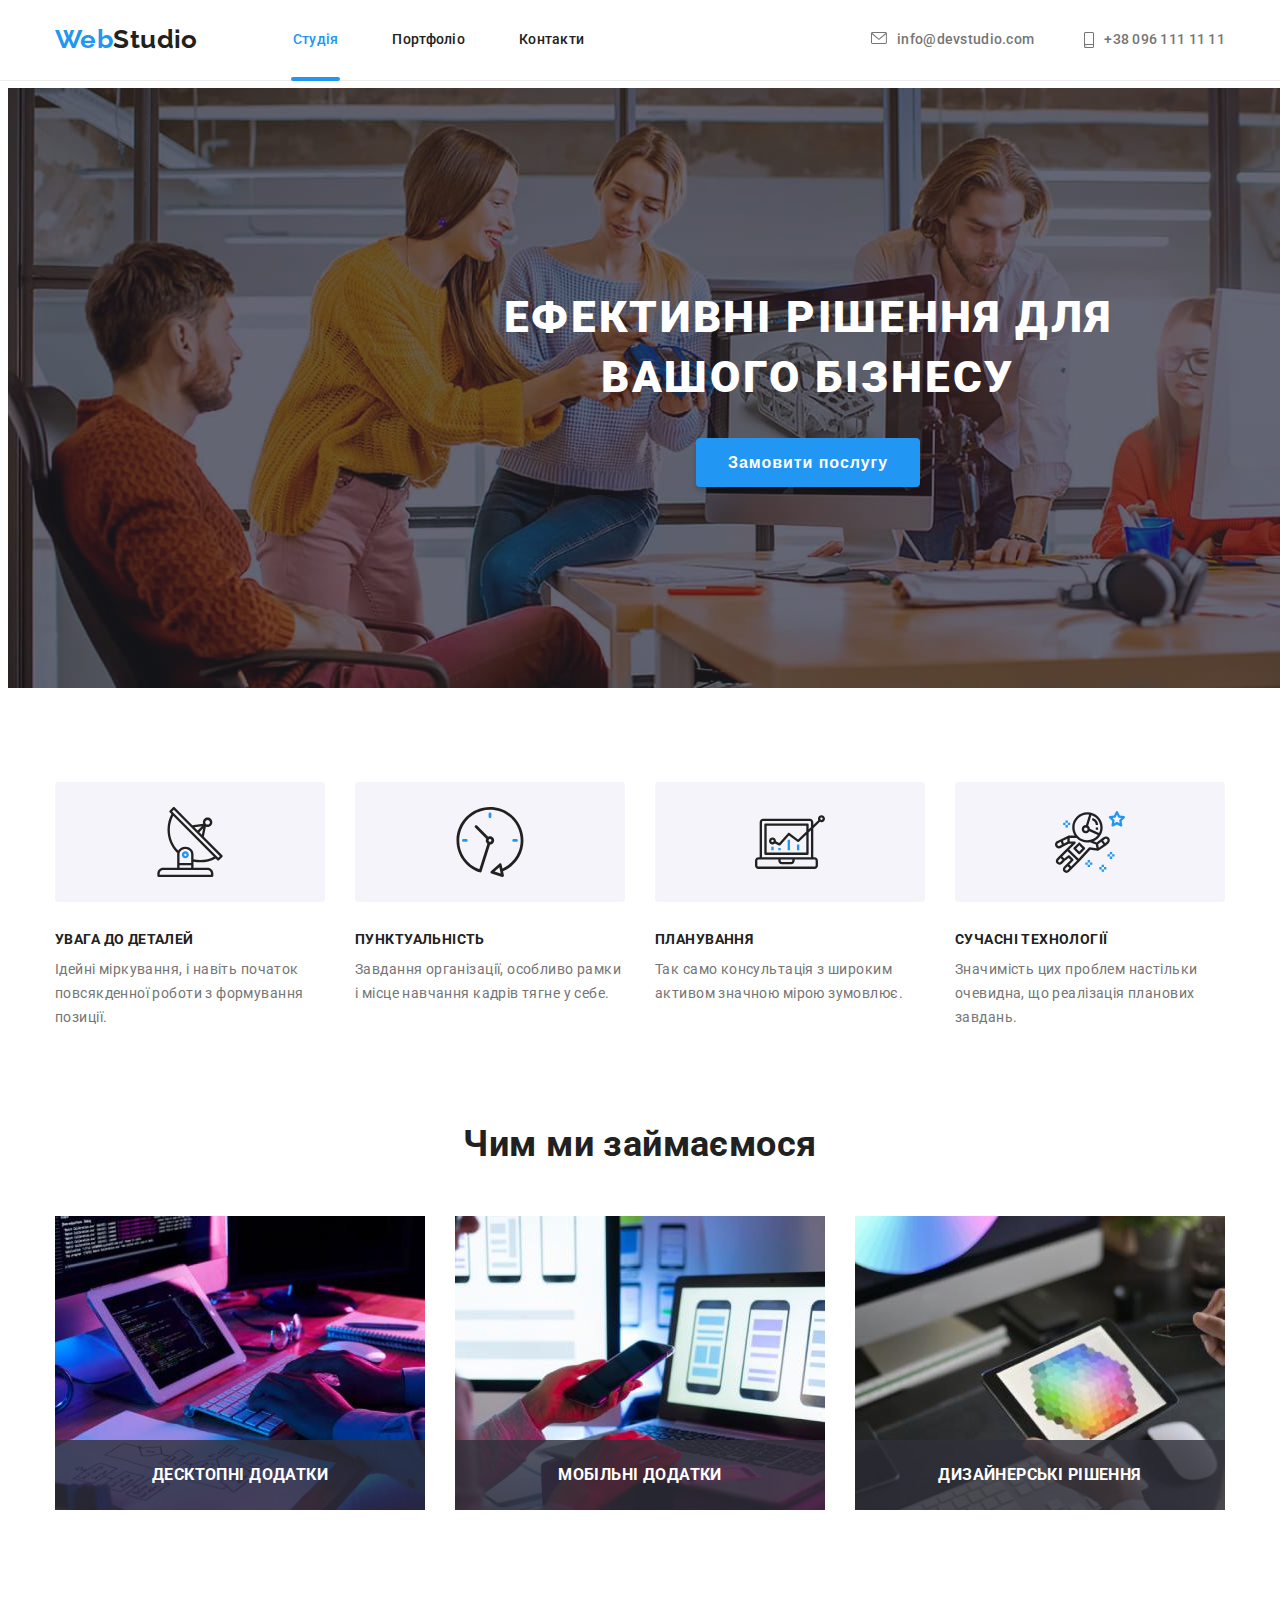
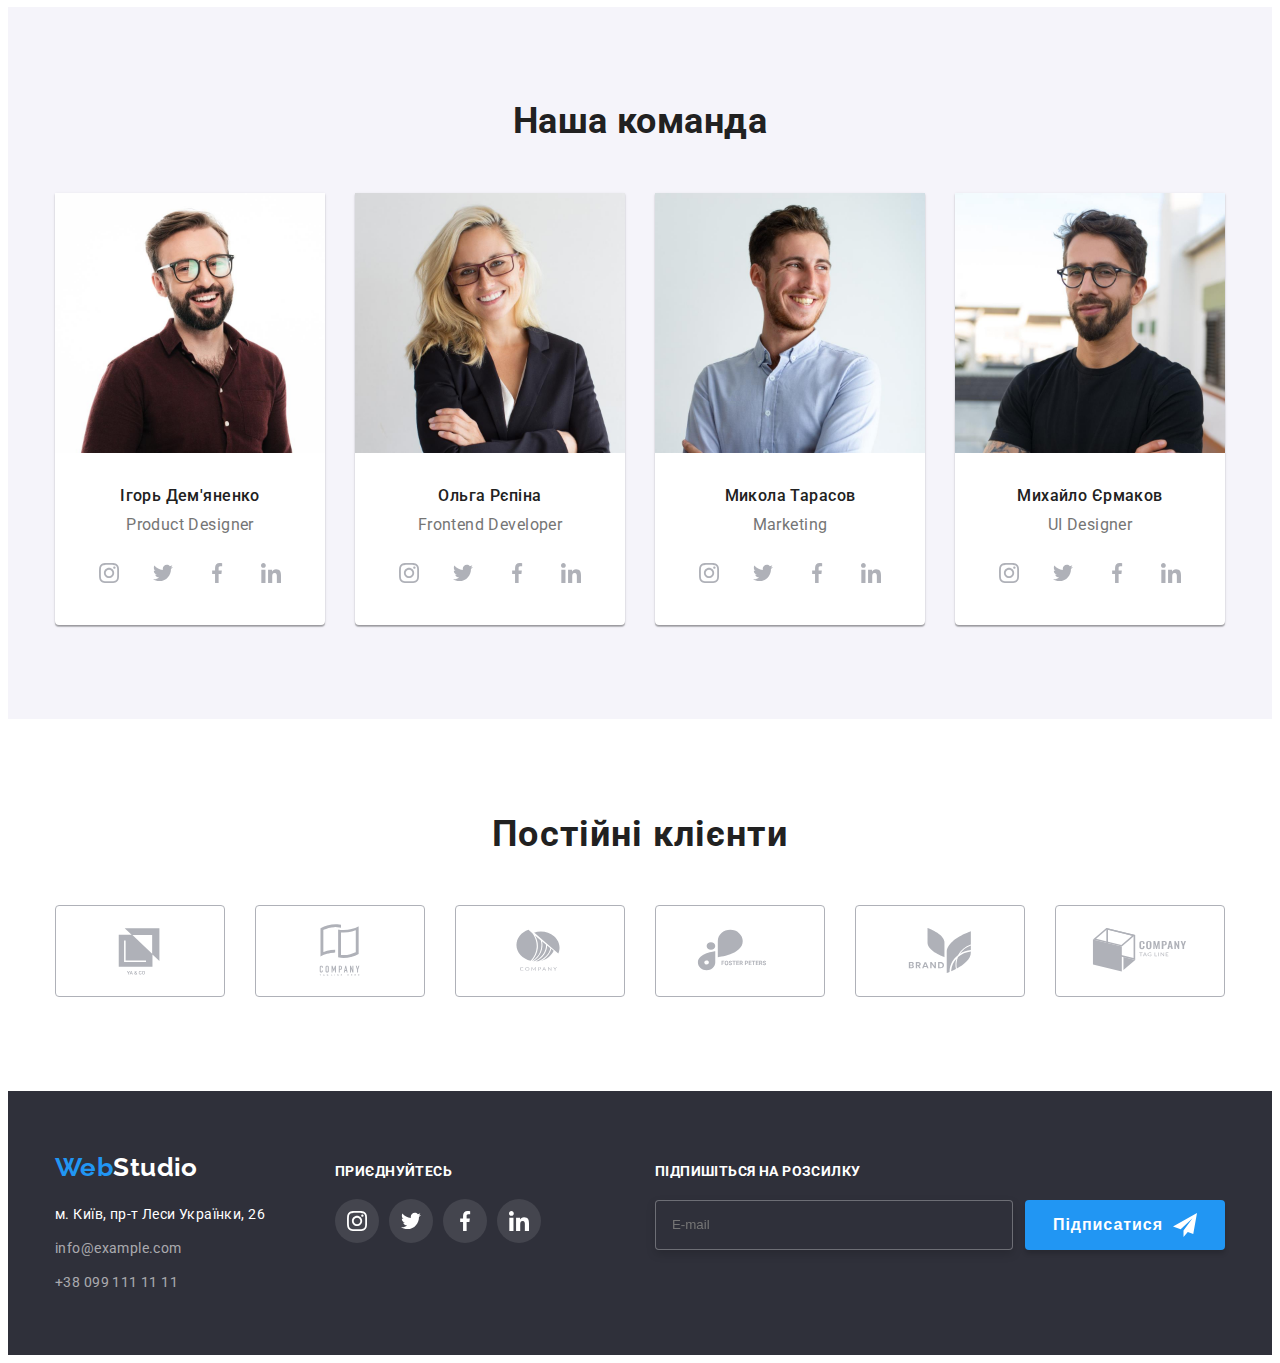
<file: index.html>
<!DOCTYPE html>
<html lang="uk">
  <head>
    <meta charset="UTF-8" />
    <meta http-equiv="X-UA-Compatible" content="IE=edge" />
    <meta name="viewport" content="width=device-width, initial-scale=1.0" />
    <title>WebStudio</title>
    <link rel="preconnect" href="https://fonts.googleapis.com" />
    <link rel="preconnect" href="https://fonts.gstatic.com" crossorigin />
    <link
      href="https://fonts.googleapis.com/css2?family=Raleway:wght@700&family=Roboto:wght@400;500;700;900&display=swap"
      rel="stylesheet"
    />
    <link
      rel="stylesheet"
      href="https://cdnjs.cloudflare.com/ajax/libs/modern-normalize/1.1.0/modern-normalize.min.css"
      integrity="sha512-wpPYUAdjBVSE4KJnH1VR1HeZfpl1ub8YT/NKx4PuQ5NmX2tKuGu6U/JRp5y+Y8XG2tV+wKQpNHVUX03MfMFn9Q=="
      crossorigin="anonymous"
      referrerpolicy="no-referrer"
    />
    <link rel="stylesheet" href="./css/main.min.css" />
  </head>
  <body>
    <header class="header">
      <div class="container header__container__nav">
        <nav class="header__nav">
          <a href="./index.html" class="header__logo link">
            <span class="header__logo__firstp">Web</span>Studio
          </a>
          <ul class="header__list list">
            <li class="header__item">
              <a href="./index.html" class="header__link link active_page">Студія</a>
            </li>
            <li class="header__item">
              <a href="./portfolio.html" class="header__link link">Портфоліо</a>
            </li>
            <li class="header__item">
              <a href="#" class="header__link link">Контакти</a>
            </li>
          </ul>
        </nav>
        <ul class="header__contacts__list list">
          <li class="header__contacts__item">
            <a href="mailto:info@devstudio.com" class="header__contacts__link link">
              <svg class="header__contacts__icon envelope" width="10" height="16">
                <use href="./images/icons/symbol-defs.svg#icon-envelope"></use>
              </svg>
              info@devstudio.com</a
            >
          </li>
          <li class="header__contacts__item">
            <a href="tel:+380961111111" class="header__contacts__link link">
              <svg class="header__contacts__icon smartphone" width="16" height="12">
                <use href="./images/icons/symbol-defs.svg#icon-smartphone"></use>
              </svg>
              +38 096 111 11 11</a
            >
          </li>
        </ul>
      </div>
    </header>
    <main class="main">
      <section class="hero">
        <div class="container">
          <h1 class="hero__title">Ефективні рішення для вашого бізнесу</h1>
          <button data-modal-open type="button" class="hero__button">Замовити послугу</button>
        </div>
      </section>
      <section class="features section">
        <div class="container">
          <h2 class="hidden_title">Наші особливості</h2>
          <ul class="features__list list">
            <li class="features__list__item">
              <div class="features__icon__svg">
                <svg class="features__icon__svg__icon" width="70" height="70">
                  <use href="./images/icons/symbol-defs.svg#icon-antenna"></use>
                </svg>
              </div>
              <h3 class="features__title">Увага до деталей</h3>
              <p class="features__description">
                Ідейні міркування, і навіть початок повсякденної роботи з формування позиції.
              </p>
            </li>
            <li class="features__list__item">
              <div class="features__icon__svg">
                <svg class="features__icon__svg__icon" width="70" height="70">
                  <use href="./images/icons/symbol-defs.svg#icon-clock"></use>
                </svg>
              </div>
              <h3 class="features__title">Пунктуальність</h3>
              <p class="features__description">
                Завдання організації, особливо рамки і місце навчання кадрів тягне у себе.
              </p>
            </li>
            <li class="features__list__item">
              <div class="features__icon__svg">
                <svg class="features__icon__svg__icon" width="70" height="70">
                  <use href="./images/icons/symbol-defs.svg#icon-diagram"></use>
                </svg>
              </div>
              <h3 class="features__title">Планування</h3>
              <p class="features__description">
                Так само консультація з широким активом значною мірою зумовлює.
              </p>
            </li>
            <li class="features__list__item">
              <div class="features__icon__svg">
                <svg class="features__icon__svg__icon" width="70" height="70">
                  <use href="./images/icons/symbol-defs.svg#icon-astronaut"></use>
                </svg>
              </div>
              <h3 class="features__title">Сучасні технології</h3>
              <p class="features__description">
                Значимість цих проблем настільки очевидна, що реалізація планових завдань.
              </p>
            </li>
          </ul>
        </div>
      </section>
      <section class="case section">
        <div class="container">
          <h2 class="case__title">Чим ми займаємося</h2>
          <ul class="case__list list">
            <li class="case__list__item">
              <div class="case__list__item__wrapper">
                <img
                  src="./images/workplace1.jpg"
                  alt="Фронтенд розробка"
                  class="case_img"
                  width="370"
                  height="294"
                />
                <div class="case__position__bloc">
                  <h3 class="case__position__bloc__title">Десктопні додатки</h3>
                </div>
              </div>
            </li>
            <li class="case__list__item">
              <div class="case__list__item__wrapper">
                <img
                  src="./images/workplace2.jpg"
                  alt="Розробка інтерфейса"
                  class="case_img"
                  width="370"
                  height="294"
                />
                <div class="case__position__bloc">
                  <h3 class="case__position__bloc__title">Мобільні додатки</h3>
                </div>
              </div>
            </li>
            <li class="case__list__item">
              <div class="case__list__item__wrapper">
                <img
                  src="./images/workplace3.jpg"
                  alt="Палітра кольорів на планшеті"
                  class="case_img"
                  width="370"
                  height="294"
                />
                <div class="case__position__bloc">
                  <h3 class="case__position__bloc__title">Дизайнерські рішення</h3>
                </div>
              </div>
            </li>
          </ul>
        </div>
      </section>
      <section class="team section">
        <div class="container">
          <h2 class="team_first_title">Наша команда</h2>
          <ul class="team_list list">
            <li class="team_item">
              <img
                src="./images/igor_demianenko.jpg"
                alt="Ігорь Дем'яненко дизайнер продукта"
                class="team_photo"
                width="270"
                height="260"
              />
              <div class="team_text">
                <h3 class="team_title">Ігорь Дем'яненко</h3>
                <p class="team_position">Product Designer</p>
                <ul class="team_soc list">
                  <li class="team_soc_item">
                    <a href="#" class="team_soc_link">
                      <svg class="team_soc_icon" width="20" height="20">
                        <use href="./images/icons/symbol-defs.svg#icon-instagram"></use>
                      </svg>
                    </a>
                  </li>
                  <li class="team_soc_item">
                    <a href="#" class="team_soc_link">
                      <svg class="team_soc_icon" width="20" height="20">
                        <use href="./images/icons/symbol-defs.svg#icon-twitter"></use>
                      </svg>
                    </a>
                  </li>
                  <li class="team_soc_item">
                    <a href="#" class="team_soc_link">
                      <svg class="team_soc_icon" width="20" height="20">
                        <use href="./images/icons/symbol-defs.svg#icon-facebook"></use>
                      </svg>
                    </a>
                  </li>
                  <li class="team_soc_item">
                    <a href="#" class="team_soc_link">
                      <svg class="team_soc_icon" width="20" height="20">
                        <use href="./images/icons/symbol-defs.svg#icon-linkedin"></use>
                      </svg>
                    </a>
                  </li>
                </ul>
              </div>
            </li>
            <li class="team_item">
              <img
                src="./images/olga_repina.jpg"
                alt="Ольга Рєпіна фронтенд розробітник"
                class="team_photo"
                width="270"
                height="260"
              />
              <div class="team_text">
                <h3 class="team_title">Ольга Рєпіна</h3>
                <p class="team_position">Frontend Developer</p>
                <ul class="team_soc list">
                  <li class="team_soc_item">
                    <a href="#" class="team_soc_link">
                      <svg class="team_soc_icon" width="20" height="20">
                        <use href="./images/icons/symbol-defs.svg#icon-instagram"></use>
                      </svg>
                    </a>
                  </li>
                  <li class="team_soc_item">
                    <a href="#" class="team_soc_link">
                      <svg class="team_soc_icon" width="20" height="20">
                        <use href="./images/icons/symbol-defs.svg#icon-twitter"></use>
                      </svg>
                    </a>
                  </li>
                  <li class="team_soc_item">
                    <a href="#" class="team_soc_link">
                      <svg class="team_soc_icon" width="20" height="20">
                        <use href="./images/icons/symbol-defs.svg#icon-facebook"></use>
                      </svg>
                    </a>
                  </li>
                  <li class="team_soc_item">
                    <a href="#" class="team_soc_link">
                      <svg class="team_soc_icon" width="20" height="20">
                        <use href="./images/icons/symbol-defs.svg#icon-linkedin"></use>
                      </svg>
                    </a>
                  </li>
                </ul>
              </div>
            </li>
            <li class="team_item">
              <img
                src="./images/nikolay_tarasov.jpg"
                alt="Микола Тарасов маркетолог"
                class="team_photo"
                width="270"
                height="260"
              />
              <div class="team_text">
                <h3 class="team_title">Микола Тарасов</h3>
                <p class="team_position">Marketing</p>
                <ul class="team_soc list">
                  <li class="team_soc_item">
                    <a href="#" class="team_soc_link">
                      <svg class="team_soc_icon" width="20" height="20">
                        <use href="./images/icons/symbol-defs.svg#icon-instagram"></use>
                      </svg>
                    </a>
                  </li>
                  <li class="team_soc_item">
                    <a href="#" class="team_soc_link">
                      <svg class="team_soc_icon" width="20" height="20">
                        <use href="./images/icons/symbol-defs.svg#icon-twitter"></use>
                      </svg>
                    </a>
                  </li>
                  <li class="team_soc_item">
                    <a href="#" class="team_soc_link">
                      <svg class="team_soc_icon" width="20" height="20">
                        <use href="./images/icons/symbol-defs.svg#icon-facebook"></use>
                      </svg>
                    </a>
                  </li>
                  <li class="team_soc_item">
                    <a href="#" class="team_soc_link">
                      <svg class="team_soc_icon" width="20" height="20">
                        <use href="./images/icons/symbol-defs.svg#icon-linkedin"></use>
                      </svg>
                    </a>
                  </li>
                </ul>
              </div>
            </li>
            <li class="team_item">
              <img
                src="./images/mihail_ermakov.jpg"
                alt="Михайло Єрмаков дизайнер інтерфейса користувача"
                class="team_photo"
                width="270"
                height="260"
              />
              <div class="team_text">
                <h3 class="team_title">Михайло Єрмаков</h3>
                <p class="team_position">UI Designer</p>
                <ul class="team_soc list">
                  <li class="team_soc_item">
                    <a href="#" class="team_soc_link">
                      <svg class="team_soc_icon" width="20" height="20">
                        <use href="./images/icons/symbol-defs.svg#icon-instagram"></use>
                      </svg>
                    </a>
                  </li>
                  <li class="team_soc_item">
                    <a href="#" class="team_soc_link">
                      <svg class="team_soc_icon" width="20" height="20">
                        <use href="./images/icons/symbol-defs.svg#icon-twitter"></use>
                      </svg>
                    </a>
                  </li>
                  <li class="team_soc_item">
                    <a href="#" class="team_soc_link">
                      <svg class="team_soc_icon" width="20" height="20">
                        <use href="./images/icons/symbol-defs.svg#icon-facebook"></use>
                      </svg>
                    </a>
                  </li>
                  <li class="team_soc_item">
                    <a href="#" class="team_soc_link">
                      <svg class="team_soc_icon" width="20" height="20">
                        <use href="./images/icons/symbol-defs.svg#icon-linkedin"></use>
                      </svg>
                    </a>
                  </li>
                </ul>
              </div>
            </li>
          </ul>
        </div>
      </section>
      <section class="clients section">
        <div class="container">
          <h3 class="clients_title">Постійні клієнти</h3>
          <ul class="clients_list list">
            <li class="clients_item">
              <a href="#" class="clients_link link">
                <svg class="clients_icon" width="106" height="60">
                  <use href="./images/icons/symbol-defs.svg#icon-logo_1"></use>
                </svg>
              </a>
            </li>
            <li class="clients_item">
              <a href="#" class="clients_link link">
                <svg class="clients_icon" width="106" height="60">
                  <use href="./images/icons/symbol-defs.svg#icon-logo_2"></use>
                </svg>
              </a>
            </li>
            <li class="clients_item">
              <a href="#" class="clients_link link">
                <svg class="clients_icon" width="106" height="60">
                  <use href="./images/icons/symbol-defs.svg#icon-logo_3"></use>
                </svg>
              </a>
            </li>
            <li class="clients_item">
              <a href="#" class="clients_link link">
                <svg class="clients_icon" width="106" height="60">
                  <use href="./images/icons/symbol-defs.svg#icon-logo_4"></use>
                </svg>
              </a>
            </li>
            <li class="clients_item">
              <a href="#" class="clients_link link">
                <svg class="clients_icon" width="106" height="60">
                  <use href="./images/icons/symbol-defs.svg#icon-logo_5"></use>
                </svg>
              </a>
            </li>
            <li class="clients_item">
              <a href="#" class="clients_link link">
                <svg class="clients_icon" width="106" height="60">
                  <use href="./images/icons/symbol-defs.svg#icon-logo_6"></use>
                </svg>
              </a>
            </li>
          </ul>
        </div>
      </section>
    </main>
    <footer class="footer">
      <div class="container container_footer">
        <div class="address_section">
          <a href="./index.html" class="footer_logo link">
            <span class="footer_logo_firstp">Web</span>Studio
          </a>
          <address class="address">
            <ul class="address_list list">
              <li class="address_item">
                <a
                  href="https://goo.gl/maps/CPtrU1FHBa2aNyZL9"
                  target="_blank"
                  rel="noopener noreferrer nofollow"
                  class="address_map link"
                  >м. Київ, пр-т Леси Українки, 26</a
                >
              </li>
              <li class="address_item">
                <a href="mailto:info@example.com" class="address_link link">info@example.com</a>
              </li>
              <li class="address_item">
                <a href="tel:+380991111111" class="address_link link">+38 099 111 11 11</a>
              </li>
            </ul>
          </address>
        </div>
        <div class="address_soc_link">
          <h4 class="footer_title_soc">приєднуйтесь</h4>
          <ul class="footer_list_soc list">
            <li class="footer_item">
              <a href="#" class="footer_soc_link link">
                <svg class="footer_soc_icon" width="20" height="20">
                  <use href="./images/icons/symbol-defs.svg#icon-instagram"></use>
                </svg>
              </a>
            </li>
            <li class="footer_item">
              <a href="#" class="footer_soc_link link">
                <svg class="footer_soc_icon" width="20" height="20">
                  <use href="./images/icons/symbol-defs.svg#icon-twitter"></use>
                </svg>
              </a>
            </li>
            <li class="footer_item">
              <a href="#" class="footer_soc_link link">
                <svg class="footer_soc_icon" width="20" height="20">
                  <use href="./images/icons/symbol-defs.svg#icon-facebook"></use>
                </svg>
              </a>
            </li>
            <li class="footer_item">
              <a href="#" class="footer_soc_link link">
                <svg class="footer_soc_icon" width="20" height="20">
                  <use href="./images/icons/symbol-defs.svg#icon-linkedin"></use>
                </svg>
              </a>
            </li>
          </ul>
        </div>
        <div class="bloc_form_subscription">
          <p class="title_subscription">Підпишіться на розсилку</p>
          <form class="form_subscription">
            <input
              class="email_subscription"
              type="email"
              placeholder="E-mail"
              name="email"
              id="email"
              autocomplete="on"
            />
            <button type="submit" class="buttom_subscription">
              Підписатися
              <svg class="icon_form_button" width="24" height="24">
                <use href="./images/icons/symbol-defs.svg#icon-icon-send"></use>
              </svg>
            </button>
          </form>
        </div>
      </div>
    </footer>
    <div data-modal class="backdrop is_hidden">
      <div class="modal_window">
        <button data-modal-close type="button" class="modal_window_close">
          <svg class="window_close_icone" width="11" height="11">
            <use href="./images/icons/symbol-defs.svg#icon-close-modal"></use>
          </svg>
        </button>
        <p class="form_title">Залиште свої дані, ми вам передзвонимо</p>
        <div class="bloc_form">
          <form class="modal_window_form">
            <label class="label_name" for="name">Ім'я</label>
            <div class="bloc_input_name">
              <input class="modal_form_input_name" type="text" name="name" id="name" />
              <span class="bloc_icone_form_name">
                <svg class="icone_modal_form_name" width="12" height="12">
                  <use href="./images/icons/symbol-defs.svg#icon-user-name-icone"></use>
                </svg>
              </span>
            </div>
            <label class="label_tell" for="tel">Телефон</label>
            <div class="bloc_input_tell">
              <input class="modal_form_input_tell" type="text" name="tel" id="tel" />
              <span class="bloc_icone_form_tell">
                <svg class="icone_modal_form_tell" width="13" height="13">
                  <use href="./images/icons/symbol-defs.svg#icon-user-tell-icone"></use>
                </svg>
              </span>
            </div>
            <label class="label_email" for="email">Пошта</label>
            <div class="bloc_input_email">
              <input class="modal_form_input_email" type="email" name="email" id="email" />
              <span class="bloc_icone_form_email">
                <svg class="icone_modal_form_email" width="15" height="12">
                  <use href="./images/icons/symbol-defs.svg#icon-user-email-icone"></use>
                </svg>
              </span>
            </div>
            <div class="bloc_comment">
              <label class="label_comment" for="comment">Коментар</label>
              <textarea
                class="textarea_comment"
                name="comment"
                id="comment"
                cols="30"
                rows="10"
                placeholder="Введіть текст"
              ></textarea>
            </div>
            <div class="bloc_checkbox">
              <label class="label_checkbox">
                <input type="checkbox" class="checkbox_modal_form" />
                <span class="checkbox_bloc">
                  <svg class="checkbox" width="11" height="8">
                    <use href="./images/icons/symbol-defs.svg#icon-vector-check"></use>
                  </svg>
                </span>
                Погоджуюся з розсилкою та приймаю
              </label>
              <a href="#" class="checkbox_link">Умови договору</a>
            </div>
            <button type="submit" class="window_form_button">Відправити</button>
          </form>
        </div>
      </div>
    </div>
    <script src="./js/model.js"></script>
  </body>
</html>
</file>
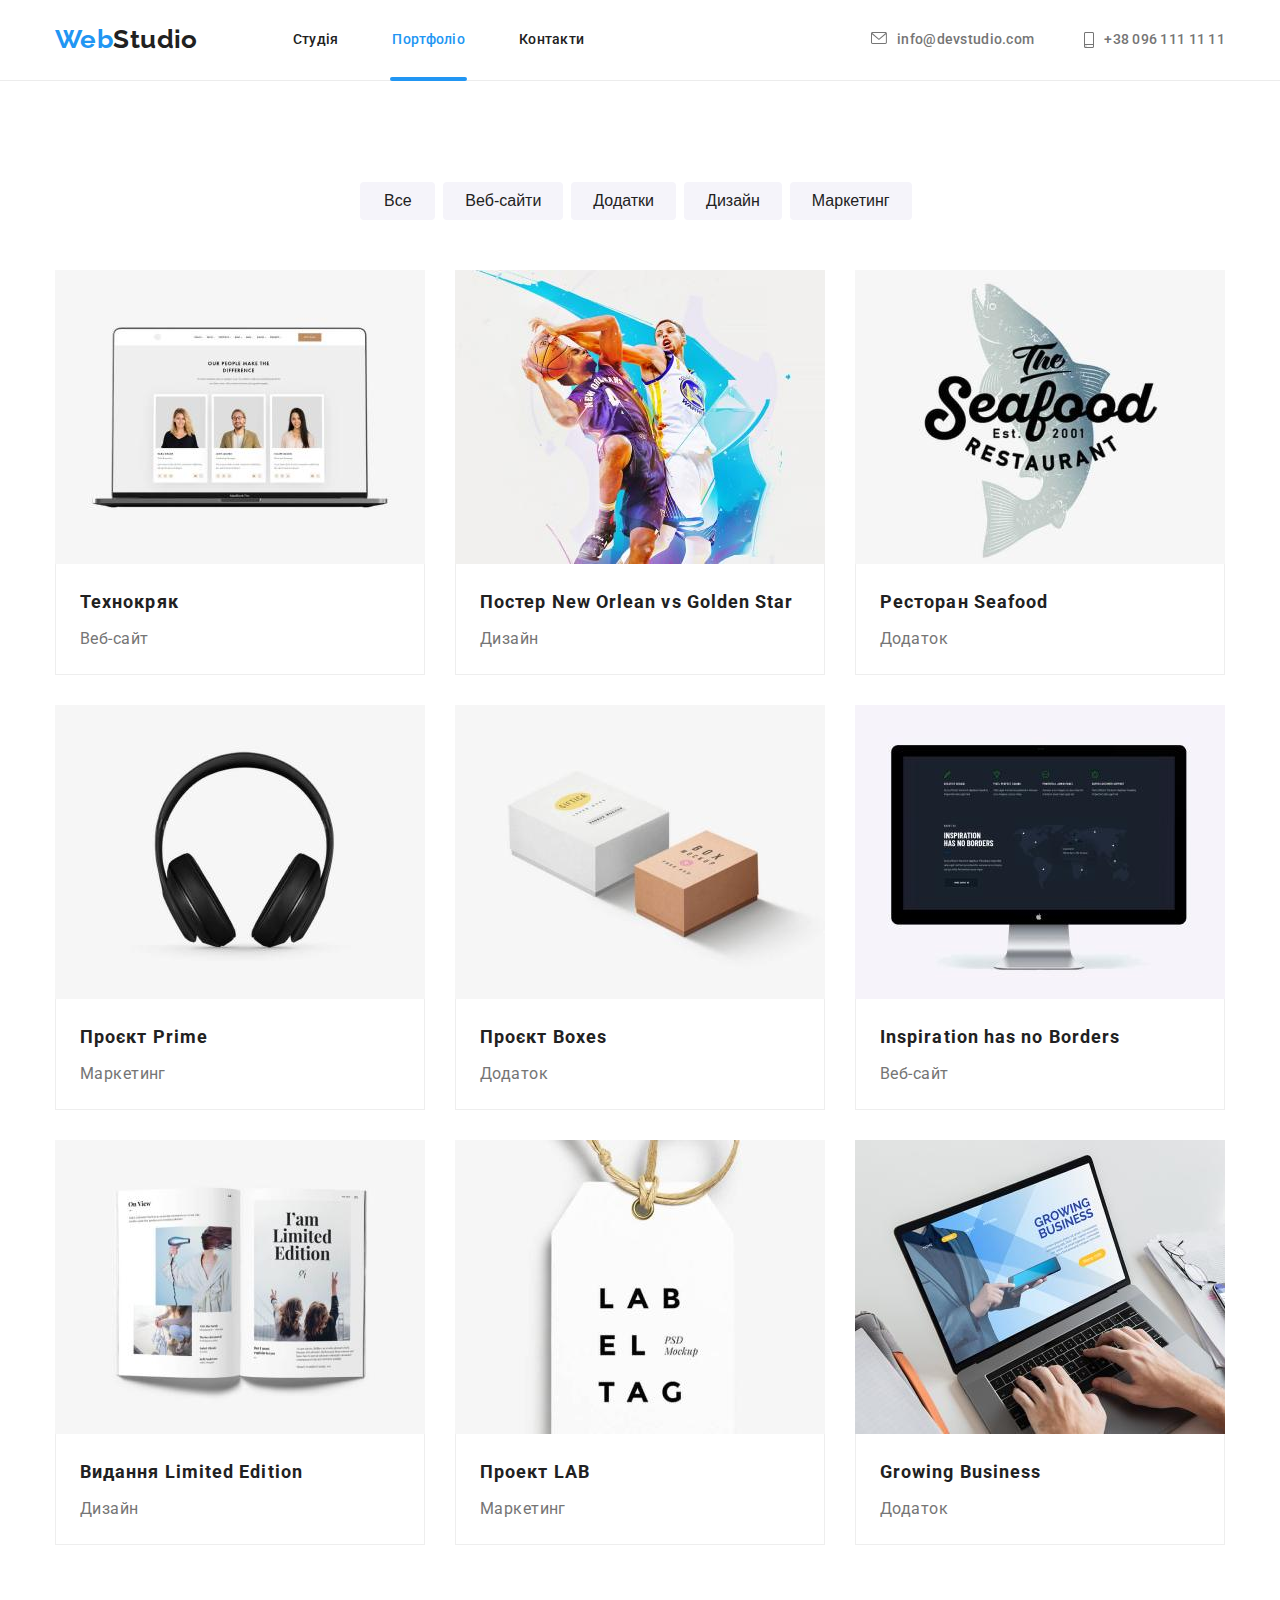
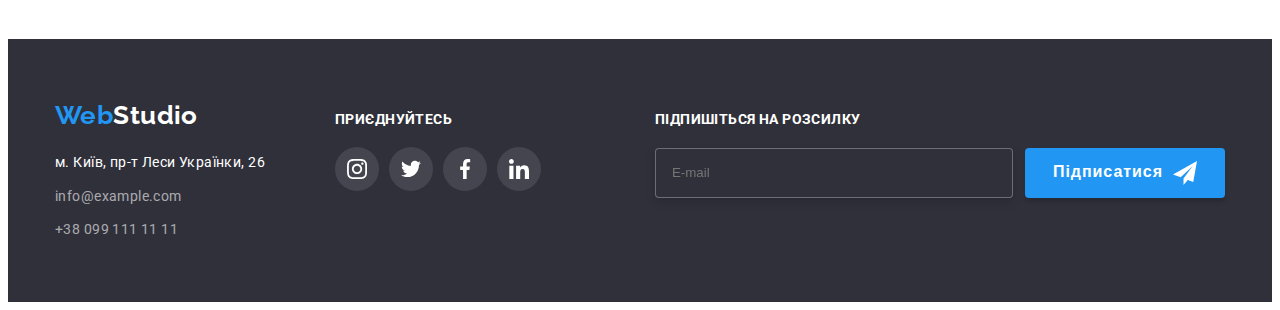
<file: portfolio.html>
<!DOCTYPE html>
<html lang="uk">
  <head>
    <meta charset="UTF-8" />
    <meta http-equiv="X-UA-Compatible" content="IE=edge" />
    <meta name="viewport" content="width=device-width, initial-scale=1.0" />
    <title>Portfolio</title>
    <link rel="preconnect" href="https://fonts.googleapis.com" />
    <link rel="preconnect" href="https://fonts.gstatic.com" crossorigin />
    <link
      href="https://fonts.googleapis.com/css2?family=Raleway:wght@700&family=Roboto:wght@400;500;700;900&display=swap"
      rel="stylesheet"
    />
    <link
      rel="stylesheet"
      href="https://cdnjs.cloudflare.com/ajax/libs/modern-normalize/1.1.0/modern-normalize.min.css"
      integrity="sha512-wpPYUAdjBVSE4KJnH1VR1HeZfpl1ub8YT/NKx4PuQ5NmX2tKuGu6U/JRp5y+Y8XG2tV+wKQpNHVUX03MfMFn9Q=="
      crossorigin="anonymous"
      referrerpolicy="no-referrer"
    />
    <link rel="stylesheet" href="./css/main.min.css" />
  </head>
  <body>
    <header class="header">
      <div class="container header__container__nav">
        <nav class="header__nav">
          <a href="./index.html" class="header__logo link">
            <span class="header__logo__firstp">Web</span>Studio
          </a>
          <ul class="header__list list">
            <li class="header__item">
              <a href="./index.html" class="header__link link">Студія</a>
            </li>
            <li class="header__item">
              <a href="./portfolio.html" class="header__link link active_page">Портфоліо</a>
            </li>
            <li class="header__item">
              <a href="#" class="header__link link">Контакти</a>
            </li>
          </ul>
        </nav>
        <ul class="header__contacts__list list">
          <li class="header__contacts__item">
            <a href="mailto:info@devstudio.com" class="header__contacts__link link">
              <svg class="header__contacts__icon envelope" width="10" height="16">
                <use href="./images/icons/symbol-defs.svg#icon-envelope"></use>
              </svg>
              info@devstudio.com</a
            >
          </li>
          <li class="header__contacts__item">
            <a href="tel:+380961111111" class="header__contacts__link link">
              <svg class="header__contacts__icon smartphone" width="16" height="12">
                <use href="./images/icons/symbol-defs.svg#icon-smartphone"></use>
              </svg>
              +38 096 111 11 11</a
            >
          </li>
        </ul>
      </div>
    </header>
    <main>
      <section class="gallery section">
        <div class="container">
          <h1 class="hidden_title">Фільтр та галерея робіт(прихований заголовок)</h1>
          <ul class="filter_list list">
            <li class="filter_item">
              <button type="button" class="filter_button">Все</button>
            </li>
            <li class="filter_item">
              <button type="button" class="filter_button">Веб-сайти</button>
            </li>
            <li class="filter_item">
              <button type="button" class="filter_button">Додатки</button>
            </li>
            <li class="filter_item">
              <button type="button" class="filter_button">Дизайн</button>
            </li>
            <li class="filter_item">
              <button type="button" class="filter_button">Маркетинг</button>
            </li>
          </ul>
          <ul class="gallery_list list">
            <li class="gallery_item">
              <a href="#" target="_blank" class="gallery_link link">
                <div class="gallery_img_bloc">
                  <img
                    src="./images/portfolio_img/techokriak.jpg"
                    alt="Відкрита сторінка сайту Технокряк на ноутбуці"
                    class="gallery_img"
                    width="370"
                    height="294"
                  />
                  <div class="img_bloc_hidden">
                    <p class="img_paragraf_hidden">
                      Ресурс пропонує комплексні пропозиції з різним рівнем функціоналу та сервісів.
                      Все це дозволить відвідувачу отримати вичерпні відомості про компанію чи
                      приватну особу.
                    </p>
                  </div>
                </div>
                <div class="gallery_text">
                  <h2 class="gallery_title">Технокряк</h2>
                  <p class="gallery_title_description">Веб-сайт</p>
                </div>
              </a>
            </li>
            <li class="gallery_item">
              <a href="#" target="_blank" class="gallery_link link">
                <div class="gallery_img_bloc">
                  <img
                    src="./images/portfolio_img/poster.jpg"
                    alt="Баскетболісти команд Нового Орлеану та Золотої Зірки в бородьбі за м'яч"
                    class="gallery_img"
                    width="370"
                    height="294"
                  />
                  <div class="img_bloc_hidden">
                    <p class="img_paragraf_hidden">
                      Ресурс пропонує комплексні пропозиції з різним рівнем функціоналу та сервісів.
                      Все це дозволить відвідувачу отримати вичерпні відомості про компанію чи
                      приватну особу.
                    </p>
                  </div>
                </div>
                <div class="gallery_text">
                  <h2 class="gallery_title">Постер New Orlean vs Golden Star</h2>
                  <p class="gallery_title_description">Дизайн</p>
                </div>
              </a>
            </li>
            <li class="gallery_item">
              <a href="#" target="_blank" class="gallery_link link">
                <div class="gallery_img_bloc">
                  <img
                    src="./images/portfolio_img/seefood.jpg"
                    alt="Назва ресторану з картинкою форелі на задньому плані"
                    class="gallery_img"
                    width="370"
                    height="294"
                  />
                  <div class="img_bloc_hidden">
                    <p class="img_paragraf_hidden">
                      Ресурс пропонує комплексні пропозиції з різним рівнем функціоналу та сервісів.
                      Все це дозволить відвідувачу отримати вичерпні відомості про компанію чи
                      приватну особу.
                    </p>
                  </div>
                </div>
                <div class="gallery_text">
                  <h2 class="gallery_title">Ресторан Seafood</h2>
                  <p class="gallery_title_description">Додаток</p>
                </div>
              </a>
            </li>
            <li class="gallery_item">
              <a href="#" target="_blank" class="gallery_link link">
                <div class="gallery_img_bloc">
                  <img
                    src="./images/portfolio_img/prime.jpg"
                    alt="Студійні навушники чорного кольору"
                    class="gallery_img"
                    width="370"
                    height="294"
                  />
                  <div class="img_bloc_hidden">
                    <p class="img_paragraf_hidden">
                      Ресурс пропонує комплексні пропозиції з різним рівнем функціоналу та сервісів.
                      Все це дозволить відвідувачу отримати вичерпні відомості про компанію чи
                      приватну особу.
                    </p>
                  </div>
                </div>
                <div class="gallery_text">
                  <h2 class="gallery_title">Проєкт Prime</h2>
                  <p class="gallery_title_description">Маркетинг</p>
                </div>
              </a>
            </li>
            <li class="gallery_item">
              <a href="#" target="_blank" class="gallery_link link">
                <div class="gallery_img_bloc">
                  <img
                    src="./images/portfolio_img/boxes.jpg"
                    alt="Біла та коричнева коробки лежать поряд"
                    class="gallery_img"
                    width="370"
                    height="294"
                  />
                  <div class="img_bloc_hidden">
                    <p class="img_paragraf_hidden">
                      Ресурс пропонує комплексні пропозиції з різним рівнем функціоналу та сервісів.
                      Все це дозволить відвідувачу отримати вичерпні відомості про компанію чи
                      приватну особу.
                    </p>
                  </div>
                </div>
                <div class="gallery_text">
                  <h2 class="gallery_title">Проєкт Boxes</h2>
                  <p class="gallery_title_description">Додаток</p>
                </div>
              </a>
            </li>
            <li class="gallery_item">
              <a href="#" target="_blank" class="gallery_link link">
                <div class="gallery_img_bloc">
                  <img
                    src="./images/portfolio_img/no_borders.jpg"
                    alt="Монітор з написом, натхнення не має кордонів"
                    class="gallery_img"
                    width="370"
                    height="294"
                  />
                  <div class="img_bloc_hidden">
                    <p class="img_paragraf_hidden">
                      Ресурс пропонує комплексні пропозиції з різним рівнем функціоналу та сервісів.
                      Все це дозволить відвідувачу отримати вичерпні відомості про компанію чи
                      приватну особу.
                    </p>
                  </div>
                </div>
                <div class="gallery_text">
                  <h2 class="gallery_title">Inspiration has no Borders</h2>
                  <p class="gallery_title_description">Веб-сайт</p>
                </div>
              </a>
            </li>
            <li class="gallery_item">
              <a href="#" target="_blank" class="gallery_link link">
                <div class="gallery_img_bloc">
                  <img
                    src="./images/portfolio_img/book.jpg"
                    alt="Розгорнута книга з заголовком, Я обмежене видання"
                    class="gallery_img"
                    width="370"
                    height="294"
                  />
                  <div class="img_bloc_hidden">
                    <p class="img_paragraf_hidden">
                      Ресурс пропонує комплексні пропозиції з різним рівнем функціоналу та сервісів.
                      Все це дозволить відвідувачу отримати вичерпні відомості про компанію чи
                      приватну особу.
                    </p>
                  </div>
                </div>
                <div class="gallery_text">
                  <h2 class="gallery_title">Видання Limited Edition</h2>
                  <p class="gallery_title_description">Дизайн</p>
                </div>
              </a>
            </li>
            <li class="gallery_item">
              <a href="#" target="_blank" class="gallery_link link">
                <div class="gallery_img_bloc">
                  <img
                    src="./images/portfolio_img/lab_project.jpg"
                    alt="Біла бірка на крафтовій мотузочці"
                    class="gallery_img"
                    width="370"
                    height="294"
                  />
                  <div class="img_bloc_hidden">
                    <p class="img_paragraf_hidden">
                      Ресурс пропонує комплексні пропозиції з різним рівнем функціоналу та сервісів.
                      Все це дозволить відвідувачу отримати вичерпні відомості про компанію чи
                      приватну особу.
                    </p>
                  </div>
                </div>
                <div class="gallery_text">
                  <h2 class="gallery_title">Проект LAB</h2>
                  <p class="gallery_title_description">Маркетинг</p>
                </div>
              </a>
            </li>
            <li class="gallery_item">
              <a href="#" target="_blank" class="gallery_link link">
                <div class="gallery_img_bloc">
                  <img
                    src="./images/portfolio_img/groing_business.jpg"
                    alt="Відкритий ноутбук з написом, Зростаючий бізнес"
                    class="gallery_img"
                    width="370"
                    height="294"
                  />
                  <div class="img_bloc_hidden">
                    <p class="img_paragraf_hidden">
                      Ресурс пропонує комплексні пропозиції з різним рівнем функціоналу та сервісів.
                      Все це дозволить відвідувачу отримати вичерпні відомості про компанію чи
                      приватну особу.
                    </p>
                  </div>
                </div>
                <div class="gallery_text">
                  <h2 class="gallery_title">Growing Business</h2>
                  <p class="gallery_title_description">Додаток</p>
                </div>
              </a>
            </li>
          </ul>
        </div>
      </section>
    </main>
    <footer class="footer">
      <div class="container container_footer">
        <div class="address_section">
          <a href="./index.html" class="footer_logo link">
            <span class="footer_logo_firstp">Web</span>Studio
          </a>
          <address class="address">
            <ul class="address_list list">
              <li class="address_item">
                <a
                  href="https://goo.gl/maps/CPtrU1FHBa2aNyZL9"
                  target="_blank"
                  rel="noopener noreferrer nofollow"
                  class="address_map link"
                  >м. Київ, пр-т Леси Українки, 26</a
                >
              </li>
              <li class="address_item">
                <a href="mailto:info@example.com" class="address_link link">info@example.com</a>
              </li>
              <li class="address_item">
                <a href="tel:+380991111111" class="address_link link">+38 099 111 11 11</a>
              </li>
            </ul>
          </address>
        </div>
        <div class="address_soc_link">
          <h4 class="footer_title_soc">приєднуйтесь</h4>
          <ul class="footer_list_soc list">
            <li class="footer_item">
              <a href="#" class="footer_soc_link link">
                <svg class="footer_soc_icon" width="20" height="20">
                  <use href="./images/icons/symbol-defs.svg#icon-instagram"></use>
                </svg>
              </a>
            </li>
            <li class="footer_item">
              <a href="#" class="footer_soc_link link">
                <svg class="footer_soc_icon" width="20" height="20">
                  <use href="./images/icons/symbol-defs.svg#icon-twitter"></use>
                </svg>
              </a>
            </li>
            <li class="footer_item">
              <a href="#" class="footer_soc_link link">
                <svg class="footer_soc_icon" width="20" height="20">
                  <use href="./images/icons/symbol-defs.svg#icon-facebook"></use>
                </svg>
              </a>
            </li>
            <li class="footer_item">
              <a href="#" class="footer_soc_link link">
                <svg class="footer_soc_icon" width="20" height="20">
                  <use href="./images/icons/symbol-defs.svg#icon-linkedin"></use>
                </svg>
              </a>
            </li>
          </ul>
        </div>
        <div class="bloc_form_subscription">
          <p class="title_subscription">Підпишіться на розсилку</p>
          <form class="form_subscription">
            <input
              class="email_subscription"
              type="email"
              placeholder="E-mail"
              name="email"
              id="email"
              autocomplete="on"
            />
            <button type="submit" class="buttom_subscription">
              Підписатися
              <svg class="icon_form_button" width="24" height="24">
                <use href="./images/icons/symbol-defs.svg#icon-icon-send"></use>
              </svg>
            </button>
          </form>
        </div>
      </div>
    </footer>
  </body>
</html>
</file>
<file: css/main.min.css>
html{-webkit-box-sizing:border-box;box-sizing:border-box}*,*::after,*::before{-webkit-box-sizing:border-box;box-sizing:border-box}h1,h2,h3,h4,ul,p,b,input,textarea{margin-bottom:0;margin-top:0;padding:0}:root{--primary-background-color: #FFFFFF;--second-primary-background: #2F303A;--background-section-color: #F5F4FA;--background-color: #757575;--accent-color: #2196F3;--primary-text-white: #FFFFFF;--primary-text-black: #212121;--second-text-gray: #757575;--second-text-gray-alfa-chenel: rgba(255, 255, 255, 0.6);--border-color: #EEEEEE;--border-bottom-color-header: #ECECEC;--background-button-hover: #188CE8;--features-title-background-before: #F5F4FA;--clients-link-color: #AFB1B8;--team-link-color: #AFB1B8;--background-soc-link-footer: rgba(255, 255, 255, 0.1);--background-gallery-item-hover: rgba(33, 150, 243, 0.9);--background-backdrop: rgba(0, 0, 0, 0.2);--background-modal-window: #FFFFFF;--background-case_bloc_title: rgba(47, 48, 58, 0.8)}body{font-size:14px;font-family:"Roboto",sans-serif;line-height:1.14;letter-spacing:.03em;color:var(--second-text-gray);background-color:var(--primary-background-color);padding-top:80px}.link{text-decoration:none}.list{list-style-type:none}.hidden_title{position:absolute;white-space:nowrap;width:1px;height:1px;overflow:hidden;border:0;padding:0;clip:rect(0 0 0 0);-webkit-clip-path:inset(50%);clip-path:inset(50%);margin:-1px}.container{width:1200px;padding:0 15px;margin-left:auto;margin-right:auto}.section{padding:94px 0}.header{position:fixed;z-index:2;top:0;left:0;background-color:var(--primary-background-color);border-bottom:1px solid var(--border-bottom-color-header);width:100%}.header__container__nav{display:-webkit-box;display:-ms-flexbox;display:flex;-webkit-box-align:center;-ms-flex-align:center;align-items:center}.header__nav{display:-webkit-box;display:-ms-flexbox;display:flex;-webkit-box-align:center;-ms-flex-align:center;align-items:center}.header__logo{font-family:"Raleway",sans-serif;font-weight:700;font-size:26px;line-height:1.19;color:var(--primary-text-black);display:block;padding-top:24px;padding-bottom:25px;margin-right:93px}.header__logo__firstp{color:var(--accent-color)}.header__list{display:-webkit-box;display:-ms-flexbox;display:flex}.header__item{position:relative;margin-right:50px}.header__list .header__item:last-child{margin-right:0}.header__link{font-weight:500;line-height:1.14;letter-spacing:.02em;color:var(--primary-text-black);display:block;padding:32px 2px 32px 2px;-webkit-transition:color 250ms cubic-bezier(0.4, 0, 0.2, 1);transition:color 250ms cubic-bezier(0.4, 0, 0.2, 1)}.header__link:hover,.header__link:focus{color:var(--accent-color)}.header__contacts__list{display:-webkit-box;display:-ms-flexbox;display:flex;margin-left:auto}.header__contacts__item{margin-right:50px}.header__contacts__link{font-weight:500;line-height:1.14;letter-spacing:.02em;color:var(--second-text-gray);display:-webkit-box;display:-ms-flexbox;display:flex;padding-top:32px;padding-bottom:32px;fill:currentColor;-webkit-transition:color 250ms cubic-bezier(0.4, 0, 0.2, 1);transition:color 250ms cubic-bezier(0.4, 0, 0.2, 1)}.header__contacts__link:hover,.header__contacts__link:focus{color:var(--accent-color)}.header__contacts__item:last-child{margin-right:0}.header__contacts__icon{display:-webkit-box;display:-ms-flexbox;display:flex;margin-right:10px}.smartphone{width:10px;height:16px}.envelope{width:16px;height:12px}.active_page{color:var(--accent-color)}.active_page::after{position:absolute;content:"";width:100%;height:4px;left:0px;top:77px;background:var(--accent-color);border-radius:2px}.hero{background-color:var(--second-primary-background);width:1600px;min-height:600px;padding-top:200px;margin-left:auto;margin-right:auto;background-image:-webkit-gradient(linear, left top, left bottom, from(rgba(47, 48, 58, 0.4)), to(rgba(47, 48, 58, 0.4))),url("../images/img_team_header.jpg");background-image:linear-gradient(rgba(47, 48, 58, 0.4), rgba(47, 48, 58, 0.4)),url("../images/img_team_header.jpg")}.hero__title{font-weight:900;font-size:44px;line-height:1.36;text-align:center;letter-spacing:.06em;text-transform:uppercase;color:var(--primary-background-color);width:700px;margin-bottom:30px;margin-left:auto;margin-right:auto}.hero__button{min-width:215px;border-radius:4px;border:rgba(0,0,0,0);padding:10px 32px;-webkit-box-shadow:0px 4px 4px rgba(0,0,0,.15);box-shadow:0px 4px 4px rgba(0,0,0,.15);margin-left:auto;margin-right:auto;font-weight:700;font-size:16px;line-height:1.84;display:-webkit-box;display:-ms-flexbox;display:flex;-webkit-box-align:center;-ms-flex-align:center;align-items:center;text-align:center;letter-spacing:.06em;color:var(--primary-text-white);background-color:var(--accent-color);cursor:pointer;-webkit-transition:color 250ms cubic-bezier(0.4, 0, 0.2, 1),border-radius 250ms cubic-bezier(0.4, 0, 0.2, 1),-webkit-box-shadow 250ms cubic-bezier(0.4, 0, 0.2, 1);transition:color 250ms cubic-bezier(0.4, 0, 0.2, 1),border-radius 250ms cubic-bezier(0.4, 0, 0.2, 1),-webkit-box-shadow 250ms cubic-bezier(0.4, 0, 0.2, 1);transition:color 250ms cubic-bezier(0.4, 0, 0.2, 1),box-shadow 250ms cubic-bezier(0.4, 0, 0.2, 1),border-radius 250ms cubic-bezier(0.4, 0, 0.2, 1);transition:color 250ms cubic-bezier(0.4, 0, 0.2, 1),box-shadow 250ms cubic-bezier(0.4, 0, 0.2, 1),border-radius 250ms cubic-bezier(0.4, 0, 0.2, 1),-webkit-box-shadow 250ms cubic-bezier(0.4, 0, 0.2, 1)}.hero__button:hover,.hero__button:focus{background:var(--background-button-hover);-webkit-box-shadow:0px 4px 4px rgba(0,0,0,.15);box-shadow:0px 4px 4px rgba(0,0,0,.15);border-radius:4px}.features__list{display:-webkit-box;display:-ms-flexbox;display:flex;-ms-flex-wrap:wrap;flex-wrap:wrap}.features__list__item{display:block;width:270px;margin-right:30px}.features__list__item:nth-child(4n){margin-right:0}.features__icon__svg{display:-webkit-box;display:-ms-flexbox;display:flex;height:120px;background:var(--features-title-background-before);border-radius:4px;-webkit-box-align:center;-ms-flex-align:center;align-items:center;-ms-flex-pack:distribute;justify-content:space-around;margin-bottom:30px}.features__title{font-weight:700;font-size:14px;line-height:1.14;letter-spacing:.03em;text-transform:uppercase;color:var(--primary-text-black);margin-bottom:10px}.features__description{line-height:1.71}.case{padding-top:0}.case__list{display:-webkit-box;display:-ms-flexbox;display:flex;-ms-flex-wrap:wrap;flex-wrap:wrap}.case__list__item{margin-right:30px}.case__list__item:nth-child(3n){margin-right:0}.case__title{font-weight:700;font-size:36px;line-height:1.16;text-align:center;color:var(--primary-text-black);margin-bottom:50px}.case__list__item__wrapper{display:block;position:relative}.case__position__bloc{position:absolute;bottom:3px;left:0;width:100%;min-height:70px;background:var(--background-case_bloc_title)}.case__position__bloc__title{position:absolute;top:50%;left:50%;-webkit-transform:translate(-50%, -50%);transform:translate(-50%, -50%);font-weight:700;line-height:1.14;text-transform:uppercase;color:var(--primary-text-white);white-space:nowrap}.team_list{display:-webkit-box;display:-ms-flexbox;display:flex;-ms-flex-wrap:wrap;flex-wrap:wrap}.team_first_title{font-weight:700;font-size:36px;line-height:1.16;text-align:center;color:var(--primary-text-black)}.team_first_title{margin-bottom:50px}.team{background-color:var(--background-section-color)}.team_item{background-color:var(--primary-background-color);margin-right:30px;width:270px;-webkit-box-shadow:0px 1px 3px rgba(0,0,0,.12),0px 1px 1px rgba(0,0,0,.14),0px 2px 1px rgba(0,0,0,.2);box-shadow:0px 1px 3px rgba(0,0,0,.12),0px 1px 1px rgba(0,0,0,.14),0px 2px 1px rgba(0,0,0,.2);border-radius:0px 0px 4px 4px}.team_list .team_item:nth-child(4n){margin-right:0}.team_text{padding:30px 32px 30px 32px}.team_title{font-weight:500;font-size:16px;line-height:1.18;text-align:center;color:var(--primary-text-black);margin-bottom:10px}.team_position{font-size:16px;line-height:1.18;text-align:center;margin-bottom:16px}.team_soc{display:-webkit-box;display:-ms-flexbox;display:flex;-webkit-box-pack:center;-ms-flex-pack:center;justify-content:center;gap:10px}.team_soc_link{display:-webkit-box;display:-ms-flexbox;display:flex;width:44px;height:44px;border-radius:50%;-webkit-box-align:center;-ms-flex-align:center;align-items:center;-webkit-box-pack:center;-ms-flex-pack:center;justify-content:center;color:var(--team-link-color);fill:currentColor;-webkit-transition:color 250ms cubic-bezier(0.4, 0, 0.2, 1),background-color 250ms cubic-bezier(0.4, 0, 0.2, 1);transition:color 250ms cubic-bezier(0.4, 0, 0.2, 1),background-color 250ms cubic-bezier(0.4, 0, 0.2, 1)}.team_soc_link:hover,.team_soc_link:focus{background-color:var(--accent-color);color:var(--primary-text-white)}.clients_title{font-family:"Roboto";font-style:normal;font-weight:700;font-size:36px;line-height:42px;text-align:center;letter-spacing:.03em;color:#212121;margin-bottom:50px}.clients_list{display:-webkit-box;display:-ms-flexbox;display:flex;margin-left:-15px;margin-right:-15px}.clients_link{display:-webkit-box;display:-ms-flexbox;display:flex;width:170px;height:92px;margin-left:15px;margin-right:15px;border:1px solid var(--clients-link-color);border-radius:4px;-webkit-box-align:center;-ms-flex-align:center;align-items:center;-ms-flex-pack:distribute;justify-content:space-around;color:var(--team-link-color);fill:currentColor;-webkit-transition:color 250ms cubic-bezier(0.4, 0, 0.2, 1),border 250ms cubic-bezier(0.4, 0, 0.2, 1);transition:color 250ms cubic-bezier(0.4, 0, 0.2, 1),border 250ms cubic-bezier(0.4, 0, 0.2, 1)}.clients_link:hover,.clients_link:focus{border:1px solid var(--accent-color);color:var(--accent-color)}.footer{background-color:var(--second-primary-background);padding:60px 0}.container_footer{display:-webkit-box;display:-ms-flexbox;display:flex;-webkit-box-align:baseline;-ms-flex-align:baseline;align-items:baseline}.address_section{margin-right:70px}.footer_logo{font-family:"Raleway",sans-serif;font-weight:700;font-size:26px;line-height:1.19;color:var(--primary-text-white);display:inline-block;margin-bottom:20px}.footer_logo_firstp{color:var(--accent-color)}.address_map{font-style:normal;line-height:1.71;color:var(--primary-text-white);-webkit-transition:color 250ms cubic-bezier(0.4, 0, 0.2, 1);transition:color 250ms cubic-bezier(0.4, 0, 0.2, 1)}.address_link{font-style:normal;line-height:1.71;color:var(--second-text-gray-alfa-chenel);-webkit-transition:color 250ms cubic-bezier(0.4, 0, 0.2, 1);transition:color 250ms cubic-bezier(0.4, 0, 0.2, 1)}.address_item{margin-bottom:10px}.address_list .address_item:last-child{margin-bottom:0}.address_map:hover,.address_map:focus,.address_link:hover,.address_link:focus{color:var(--accent-color)}.address_soc_link{padding-top:12px}.footer_title_soc{font-family:"Roboto";font-style:normal;font-weight:700;font-size:14px;line-height:16px;letter-spacing:.03em;text-transform:uppercase;color:var(--primary-text-white);margin-bottom:20px}.footer_list_soc{display:-webkit-box;display:-ms-flexbox;display:flex;min-width:206px;min-height:44px;gap:10px}.footer_soc_link{display:-webkit-box;display:-ms-flexbox;display:flex;width:44px;height:44px;background:var(--background-soc-link-footer);border-radius:50%;-webkit-box-align:center;-ms-flex-align:center;align-items:center;-ms-flex-pack:distribute;justify-content:space-around;color:var(--primary-background-color);fill:currentColor;-webkit-transition:background-color 250ms cubic-bezier(0.4, 0, 0.2, 1);transition:background-color 250ms cubic-bezier(0.4, 0, 0.2, 1)}.footer_soc_link:hover,.footer_soc_link:focus{background-color:var(--accent-color)}.form_subscription{display:-webkit-box;display:-ms-flexbox;display:flex;-webkit-box-orient:horizontal;-webkit-box-direction:normal;-ms-flex-direction:row;flex-direction:row}.title_subscription{font-weight:700;font-size:14px;line-height:1.14;letter-spacing:.03em;text-transform:uppercase;color:var(--primary-text-white);margin-bottom:20px}.email_subscription{width:358px;padding:15px 16px;border:1px solid rgba(255,255,255,.3);-webkit-filter:drop-shadow(0px 4px 4px rgba(0, 0, 0, 0.15));filter:drop-shadow(0px 4px 4px rgba(0, 0, 0, 0.15));border-radius:4px;background-color:var(--second-primary-background);margin-right:12px}.buttom_subscription{padding:10px 28px;min-height:50px;background:var(--accent-color);-webkit-box-shadow:0px 4px 4px rgba(0,0,0,.15);box-shadow:0px 4px 4px rgba(0,0,0,.15);border-radius:4px;border:rgba(0,0,0,0);font-weight:700;font-size:16px;line-height:.53;display:-webkit-box;display:-ms-flexbox;display:flex;-webkit-box-align:center;-ms-flex-align:center;align-items:center;text-align:center;letter-spacing:.06em;cursor:pointer;color:var(--primary-text-white);-webkit-transition:color 250ms cubic-bezier(0.4, 0, 0.2, 1),border-radius 250ms cubic-bezier(0.4, 0, 0.2, 1),-webkit-box-shadow 250ms cubic-bezier(0.4, 0, 0.2, 1);transition:color 250ms cubic-bezier(0.4, 0, 0.2, 1),border-radius 250ms cubic-bezier(0.4, 0, 0.2, 1),-webkit-box-shadow 250ms cubic-bezier(0.4, 0, 0.2, 1);transition:color 250ms cubic-bezier(0.4, 0, 0.2, 1),box-shadow 250ms cubic-bezier(0.4, 0, 0.2, 1),border-radius 250ms cubic-bezier(0.4, 0, 0.2, 1);transition:color 250ms cubic-bezier(0.4, 0, 0.2, 1),box-shadow 250ms cubic-bezier(0.4, 0, 0.2, 1),border-radius 250ms cubic-bezier(0.4, 0, 0.2, 1),-webkit-box-shadow 250ms cubic-bezier(0.4, 0, 0.2, 1)}.buttom_subscription:hover,.buttom_subscription:focus{background:var(--background-button-hover);-webkit-box-shadow:0px 4px 4px rgba(0,0,0,.15);box-shadow:0px 4px 4px rgba(0,0,0,.15);border-radius:4px}.icon_form_button{fill:var(--primary-text-white);margin-left:10px}.bloc_form_subscription{margin-left:auto}.filter_list{margin-bottom:50px;display:-webkit-box;display:-ms-flexbox;display:flex;-webkit-box-pack:center;-ms-flex-pack:center;justify-content:center}.filter_list .filter_item{margin-right:8px}.filter_list:last-child{margin-right:0}.filter_button{font-weight:500;font-size:16px;line-height:1.62;text-align:center;color:var(--primary-text-black);background-color:var(--background-section-color);border-radius:4px;border:var(--accent-color);padding:6px 22px;min-width:75px;-webkit-transition:color 250ms cubic-bezier(0.4, 0, 0.2, 1),cursor 250ms cubic-bezier(0.4, 0, 0.2, 1),background-color 250ms cubic-bezier(0.4, 0, 0.2, 1),-webkit-box-shadow 250ms cubic-bezier(0.4, 0, 0.2, 1);transition:color 250ms cubic-bezier(0.4, 0, 0.2, 1),cursor 250ms cubic-bezier(0.4, 0, 0.2, 1),background-color 250ms cubic-bezier(0.4, 0, 0.2, 1),-webkit-box-shadow 250ms cubic-bezier(0.4, 0, 0.2, 1);transition:box-shadow 250ms cubic-bezier(0.4, 0, 0.2, 1),color 250ms cubic-bezier(0.4, 0, 0.2, 1),cursor 250ms cubic-bezier(0.4, 0, 0.2, 1),background-color 250ms cubic-bezier(0.4, 0, 0.2, 1);transition:box-shadow 250ms cubic-bezier(0.4, 0, 0.2, 1),color 250ms cubic-bezier(0.4, 0, 0.2, 1),cursor 250ms cubic-bezier(0.4, 0, 0.2, 1),background-color 250ms cubic-bezier(0.4, 0, 0.2, 1),-webkit-box-shadow 250ms cubic-bezier(0.4, 0, 0.2, 1)}.filter_button:hover,.filter_button:focus,.filter_button:active{-webkit-box-shadow:0px 3px 1px rgba(0,0,0,.1),0px 1px 2px rgba(0,0,0,.08),0px 2px 2px rgba(0,0,0,.12);box-shadow:0px 3px 1px rgba(0,0,0,.1),0px 1px 2px rgba(0,0,0,.08),0px 2px 2px rgba(0,0,0,.12);color:var(--primary-text-white);background-color:var(--accent-color);cursor:pointer}.gallery_list{display:-webkit-box;display:-ms-flexbox;display:flex;-ms-flex-wrap:wrap;flex-wrap:wrap;margin-right:-30px;margin-bottom:-30px}.gallery_link{display:block;-webkit-transition:-webkit-box-shadow 250ms cubic-bezier(0.4, 0, 0.2, 1);transition:-webkit-box-shadow 250ms cubic-bezier(0.4, 0, 0.2, 1);transition:box-shadow 250ms cubic-bezier(0.4, 0, 0.2, 1);transition:box-shadow 250ms cubic-bezier(0.4, 0, 0.2, 1), -webkit-box-shadow 250ms cubic-bezier(0.4, 0, 0.2, 1)}.gallery_img_bloc{display:block;position:relative;overflow:hidden}.img_bloc_hidden{position:absolute;left:0;top:0;width:100%;height:100%;background-color:var(--background-gallery-item-hover);padding:63px 24px;-webkit-transform:translateY(101%);transform:translateY(101%);-webkit-transition:-webkit-transform 250ms cubic-bezier(0.4, 0, 0.2, 1);transition:-webkit-transform 250ms cubic-bezier(0.4, 0, 0.2, 1);transition:transform 250ms cubic-bezier(0.4, 0, 0.2, 1);transition:transform 250ms cubic-bezier(0.4, 0, 0.2, 1), -webkit-transform 250ms cubic-bezier(0.4, 0, 0.2, 1)}.img_paragraf_hidden{font-size:18px;line-height:28px;color:var(--primary-text-white)}.gallery_link:hover .img_bloc_hidden,.gallery_link:focus .img_bloc_hidden{-webkit-transform:translateY(0);transform:translateY(0)}.gallery_link:hover,.gallery_link:focus{-webkit-box-shadow:0px 1px 1px rgba(0,0,0,.12),0px 4px 4px rgba(0,0,0,.06),1px 4px 6px rgba(0,0,0,.16);box-shadow:0px 1px 1px rgba(0,0,0,.12),0px 4px 4px rgba(0,0,0,.06),1px 4px 6px rgba(0,0,0,.16)}.gallery_item{width:370px;margin-right:30px;margin-bottom:30px}.gallery_img{display:block;max-width:100%;height:auto}.gallery_text{display:block;border:1px solid var(--border-color);border-top:0;padding:20px 24px}.gallery_title{font-weight:700;font-size:18px;line-height:2;letter-spacing:.06em;color:var(--primary-text-black);margin-bottom:4px}.gallery_title_description{font-size:16px;line-height:1.87;color:var(--second-text-gray)}.backdrop{position:fixed;top:0;left:0;width:100%;height:100%;z-index:3;background:var(--background-backdrop);opacity:1;-webkit-transform:scale(1);transform:scale(1);-webkit-transition:opacity 250ms cubic-bezier(0.4, 0, 0.2, 1),-webkit-transform 250ms cubic-bezier(0.4, 0, 0.2, 1);transition:opacity 250ms cubic-bezier(0.4, 0, 0.2, 1),-webkit-transform 250ms cubic-bezier(0.4, 0, 0.2, 1);transition:transform 250ms cubic-bezier(0.4, 0, 0.2, 1),opacity 250ms cubic-bezier(0.4, 0, 0.2, 1);transition:transform 250ms cubic-bezier(0.4, 0, 0.2, 1),opacity 250ms cubic-bezier(0.4, 0, 0.2, 1),-webkit-transform 250ms cubic-bezier(0.4, 0, 0.2, 1)}.backdrop.is_hidden{opacity:0;pointer-events:none;-webkit-transform:scale(0.5);transform:scale(0.5)}.modal_window{position:absolute;top:50%;left:50%;-webkit-transform:translate(-50%, -50%);transform:translate(-50%, -50%);min-width:528px;min-height:581px;background-color:var(--background-modal-window);-webkit-box-shadow:0px 1px 3px rgba(0,0,0,.12),0px 1px 1px rgba(0,0,0,.14),0px 2px 1px rgba(0,0,0,.2);box-shadow:0px 1px 3px rgba(0,0,0,.12),0px 1px 1px rgba(0,0,0,.14),0px 2px 1px rgba(0,0,0,.2);border-radius:4px;padding:40px;display:-webkit-box;display:-ms-flexbox;display:flex;-webkit-box-orient:vertical;-webkit-box-direction:normal;-ms-flex-direction:column;flex-direction:column}.modal_window_form{display:-webkit-box;display:-ms-flexbox;display:flex;-webkit-box-orient:vertical;-webkit-box-direction:normal;-ms-flex-direction:column;flex-direction:column}.form_title{font-weight:700;font-size:20px;line-height:1.15;text-align:center;color:var(--primary-text-black);margin-bottom:12px}.label_email,.label_comment,.label_name,.label_tell{font-weight:400;font-size:12px;line-height:1.16;margin-bottom:4px}.modal_form_input_name,.modal_form_input_tell,.modal_form_input_email,.textarea_comment{border:1px solid rgba(33,33,33,.2);border-radius:4px;cursor:pointer;-webkit-transition:border-color 250ms cubic-bezier(0.4, 0, 0.2, 1);transition:border-color 250ms cubic-bezier(0.4, 0, 0.2, 1)}.modal_form_input_email,.modal_form_input_tell,.modal_form_input_name{padding:11px 11px 11px 42px;width:100%}.bloc_input_email,.bloc_input_tell,.bloc_input_name{margin-bottom:10px}.bloc_comment{display:-webkit-box;display:-ms-flexbox;display:flex;-webkit-box-orient:vertical;-webkit-box-direction:normal;-ms-flex-direction:column;flex-direction:column;margin-bottom:20px}.textarea_comment{display:block;resize:none}.textarea_comment::-webkit-input-placeholder{font-size:12px;line-height:1.16;letter-spacing:.01em;color:rgba(117,117,117,.5);padding:12px 16px}.textarea_comment::-moz-placeholder{font-size:12px;line-height:1.16;letter-spacing:.01em;color:rgba(117,117,117,.5);padding:12px 16px}.textarea_comment:-ms-input-placeholder{font-size:12px;line-height:1.16;letter-spacing:.01em;color:rgba(117,117,117,.5);padding:12px 16px}.textarea_comment::-ms-input-placeholder{font-size:12px;line-height:1.16;letter-spacing:.01em;color:rgba(117,117,117,.5);padding:12px 16px}.textarea_comment::placeholder{font-size:12px;line-height:1.16;letter-spacing:.01em;color:rgba(117,117,117,.5);padding:12px 16px}.modal_window_form .textarea_comment:hover,.modal_window_form .textarea_comment:focus{border-color:var(--accent-color)}.bloc_input_tell,.bloc_input_email,.bloc_input_name{position:relative;color:var(--primary-text-black)}.bloc_icone_form_name,.bloc_icone_form_tell,.bloc_icone_form_email{display:block;position:absolute;fill:currentColor;-webkit-transition:color 250ms cubic-bezier(0.4, 0, 0.2, 1);transition:color 250ms cubic-bezier(0.4, 0, 0.2, 1)}.bloc_icone_form_name{top:14px;left:15px}.bloc_icone_form_tell{top:13px;left:14px}.bloc_icone_form_email{top:14px;left:13px}.bloc_input_name:hover .modal_form_input_name,.bloc_input_name:focus .modal_form_input_name{border-color:var(--accent-color)}.bloc_input_tell:hover .modal_form_input_tell,.bloc_input_tell:focus .modal_form_input_tell{border-color:var(--accent-color)}.bloc_input_email:hover .modal_form_input_email,.bloc_input_email:focus .modal_form_input_email{border-color:var(--accent-color)}.bloc_input_name:hover,.bloc_input_name:focus{color:var(--accent-color)}.bloc_input_tell:hover,.bloc_input_tell:focus{color:var(--accent-color)}.bloc_input_email:hover,.bloc_input_email:focus{color:var(--accent-color)}.bloc_checkbox{display:-webkit-inline-box;display:-ms-inline-flexbox;display:inline-flex;-webkit-box-pack:center;-ms-flex-pack:center;justify-content:center}.bloc_checkbox{display:-webkit-inline-box;display:-ms-inline-flexbox;display:inline-flex;margin-bottom:30px;cursor:pointer}.label_checkbox,.checkbox_link{font-size:14px;letter-spacing:.03em}.checkbox_modal_form{-webkit-appearance:none;-moz-appearance:none;appearance:none}.checkbox_bloc{display:-webkit-inline-box;display:-ms-inline-flexbox;display:inline-flex;-webkit-box-align:center;-ms-flex-align:center;align-items:center;-webkit-box-pack:justify;-ms-flex-pack:justify;justify-content:space-between;width:16px;height:15px;border:solid 2px var(--primary-text-black);border-radius:2px;border-radius:2px;margin-right:7px}.checkbox_modal_form:checked+.checkbox_bloc{background-color:var(--accent-color);border:solid 2px var(--accent-color)}.checkbox_link{margin-left:5px;color:var(--accent-color)}.window_form_button{width:200px;min-height:50px;padding:10px 52px;background:var(--accent-color);-webkit-box-shadow:0px 4px 4px rgba(0,0,0,.15);box-shadow:0px 4px 4px rgba(0,0,0,.15);border-radius:4px;border:rgba(0,0,0,0);margin-right:auto;margin-left:auto;cursor:pointer;font-weight:700;font-size:16px;line-height:1.87;-webkit-box-align:center;-ms-flex-align:center;align-items:center;text-align:center;letter-spacing:.06em;color:var(--primary-text-white);-webkit-transition:color 250ms cubic-bezier(0.4, 0, 0.2, 1),border-radius 250ms cubic-bezier(0.4, 0, 0.2, 1),-webkit-box-shadow 250ms cubic-bezier(0.4, 0, 0.2, 1);transition:color 250ms cubic-bezier(0.4, 0, 0.2, 1),border-radius 250ms cubic-bezier(0.4, 0, 0.2, 1),-webkit-box-shadow 250ms cubic-bezier(0.4, 0, 0.2, 1);transition:color 250ms cubic-bezier(0.4, 0, 0.2, 1),box-shadow 250ms cubic-bezier(0.4, 0, 0.2, 1),border-radius 250ms cubic-bezier(0.4, 0, 0.2, 1);transition:color 250ms cubic-bezier(0.4, 0, 0.2, 1),box-shadow 250ms cubic-bezier(0.4, 0, 0.2, 1),border-radius 250ms cubic-bezier(0.4, 0, 0.2, 1),-webkit-box-shadow 250ms cubic-bezier(0.4, 0, 0.2, 1)}.window_form_button:hover,.window_form_button:focus{background:var(--background-button-hover);-webkit-box-shadow:0px 4px 4px rgba(0,0,0,.15);box-shadow:0px 4px 4px rgba(0,0,0,.15);border-radius:4px}.modal_window_close{position:absolute;display:-webkit-box;display:-ms-flexbox;display:flex;top:8px;right:8px;width:30px;height:30px;-webkit-box-align:center;-ms-flex-align:center;align-items:center;-ms-flex-pack:distribute;justify-content:space-around;border-radius:50%;border:1px solid rgba(0,0,0,.1);background-color:var(--background-modal-window);cursor:pointer;-webkit-transition:color 250ms cubic-bezier(0.4, 0, 0.2, 1);transition:color 250ms cubic-bezier(0.4, 0, 0.2, 1);fill:currentColor}.modal_window_close:hover{color:var(--accent-color)}/*# sourceMappingURL=main.min.css.map */
</file>
